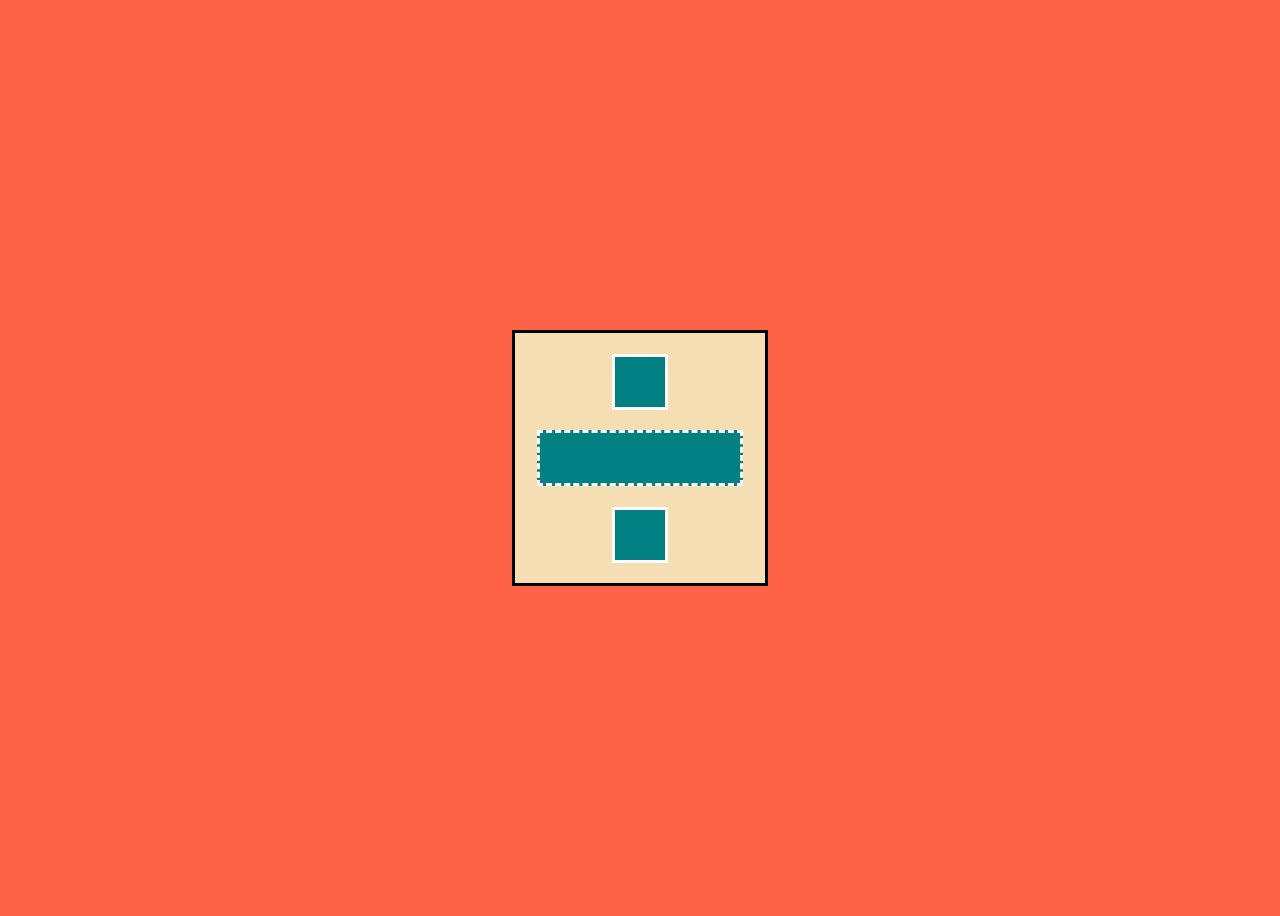
<file: mission2/index.html>
<!DOCTYPE html>
    <html>
    <head>
        <meta charset="utf-8">
        <meta name="viewport" content="width=device-width">
        <link href="styles.css" rel ="stylesheet">
        <title>repl.it</title>
    </head>
    <body>
        <div id = "middle">
            <div class = "small"></div>
            <div id = "unique" class = "small"></div>
            <div class = "small"></div>
        </div>
    </body>
    </html>
</file>
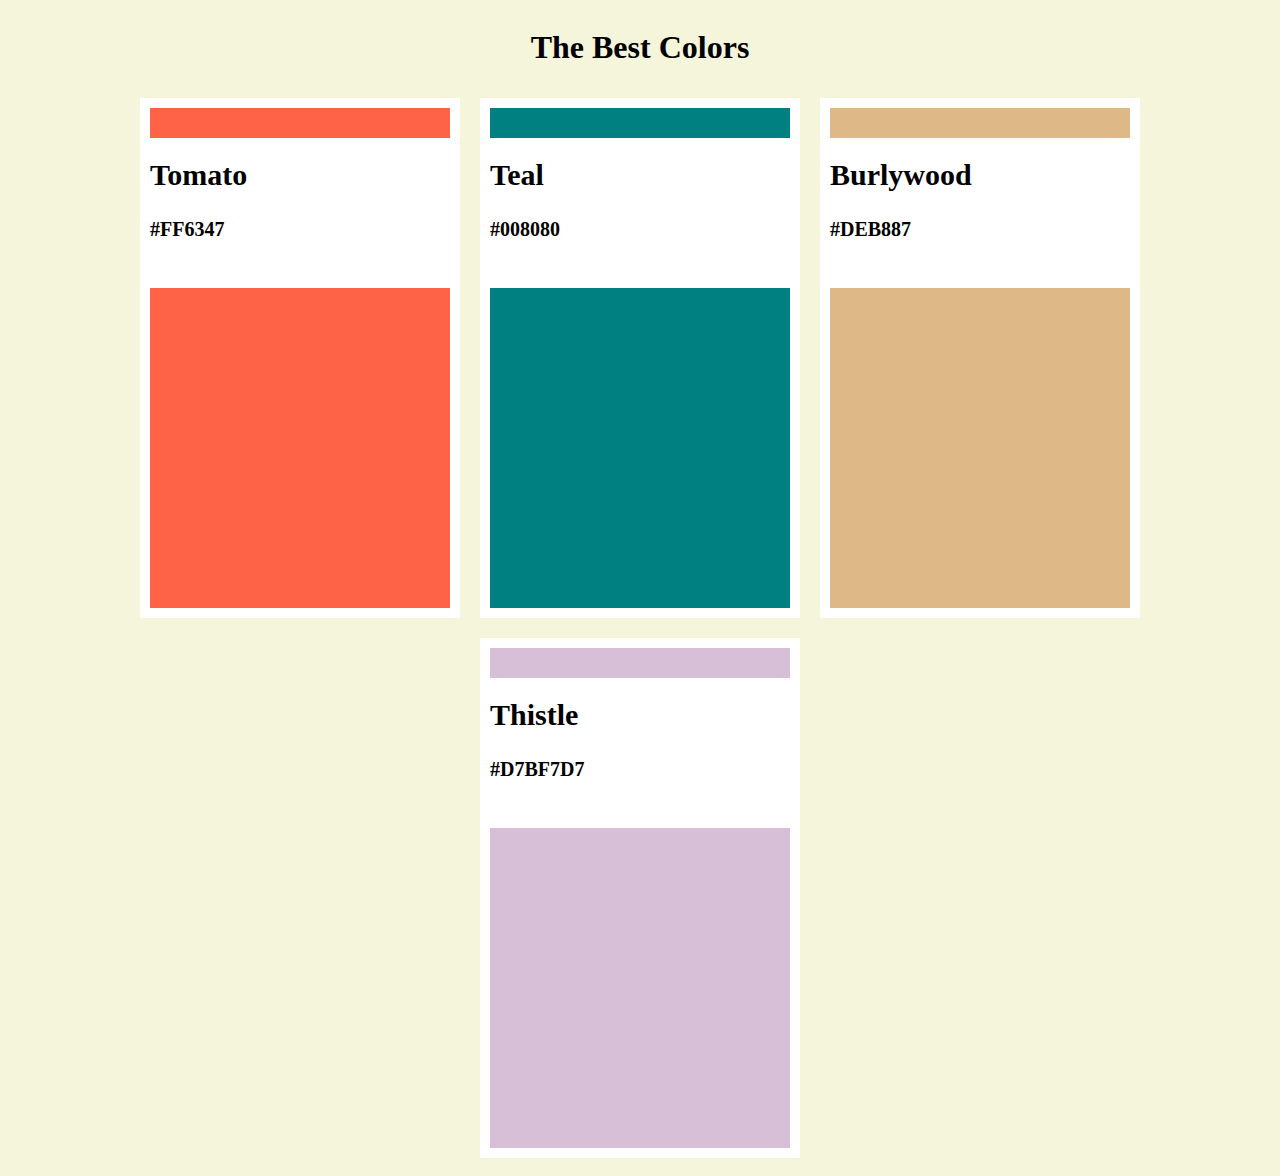
<file: mission3/index.html>
<!DOCTYPE html>
<html>
    <head>
        <meta charset="utf-8">
        <meta name="viewport" content="width=device-width">
        <title>repl.it</title>
        <link href ="styles.css" rel="stylesheet">
    </head>

    <body>
        <h1> The Best Colors</h1>
        <div>
            <div>
                <div>
                    <div>
                        <span>Tomato</span>
                        <span>#FF6347</span>
                    </div>
                </div>
            </div>
            <div>
                <div>
                    <div>
                        <span>Teal</span>
                        <span>#008080</span>
                    </div>
                </div>
            </div>
            <div>
                <div>
                    <div>
                        <span>Burlywood</span>
                        <span>#DEB887</span>
                    </div>
                </div>
            </div>
            <div>
                <div>
                    <div>
                        <span>Thistle</span>
                        <span>#D7BF7D7</span>
                    </div>
                </div>
            </div>
        </div>
    </body>
</html>
</file>
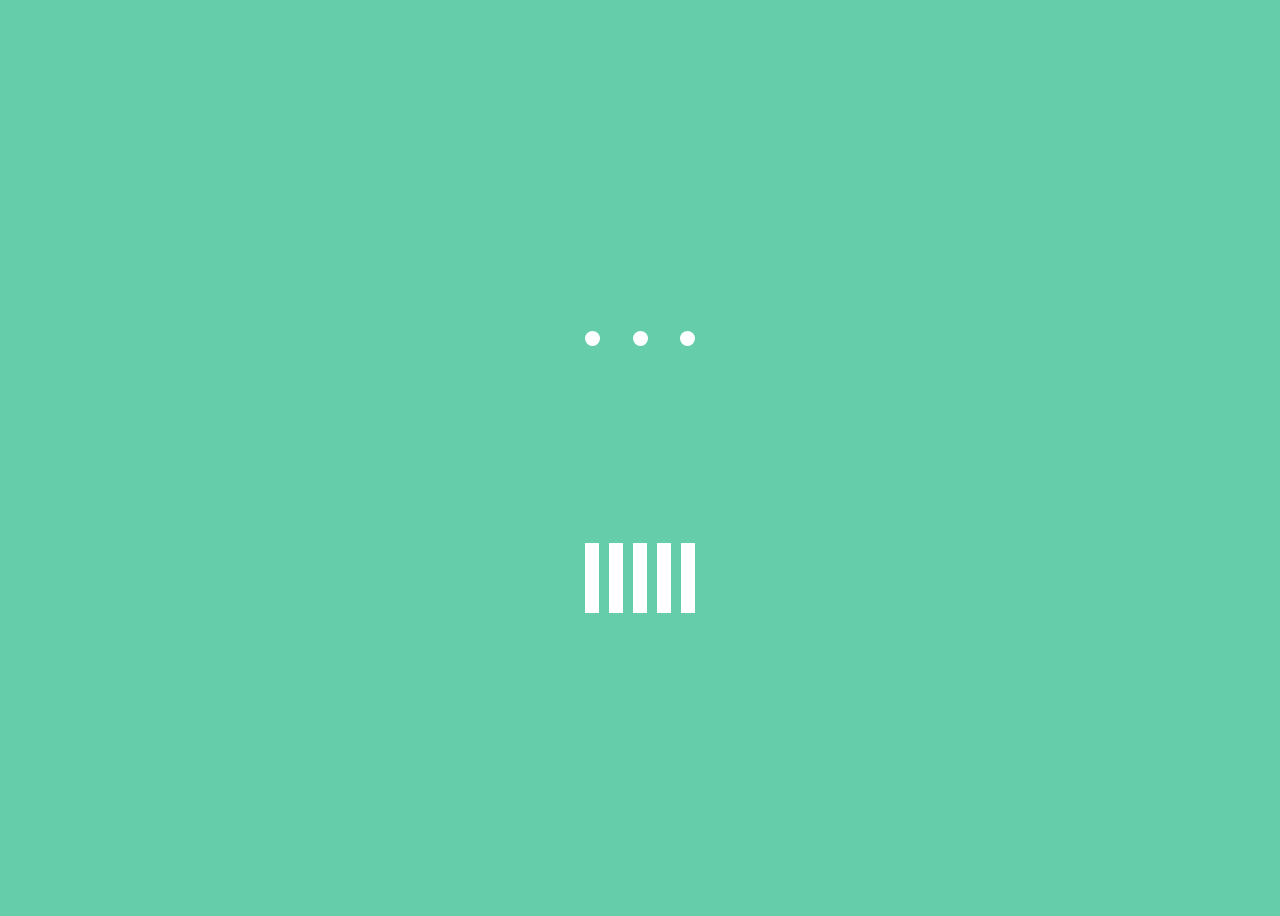
<file: mission4/index.html>
<!DOCTYPE html>
<html>
    <head>
        <meta charset="utf-8">
        <meta name="viewport" content="width=device-width">
        <title>repl.it</title>
        <link href="styles.css" rel = "stylesheet"/>
    </head>
    <body>
        <div id = "ani1">
            <div class = "circle"></div>
            <div class = "circle"></div>
            <div class = "circle"></div>
        </div>
        <div></div>

        <div id = "ani2">
            <div class = "box" id = "b1"></div>
            <div class = "box" id = "b2"></div>
            <div class = "box" id = "b3"></div>
            <div class = "box" id = "b4"></div>
            <div class = "box" id = "b5"></div>
        </div>
    
    </body>
</html>
</file>
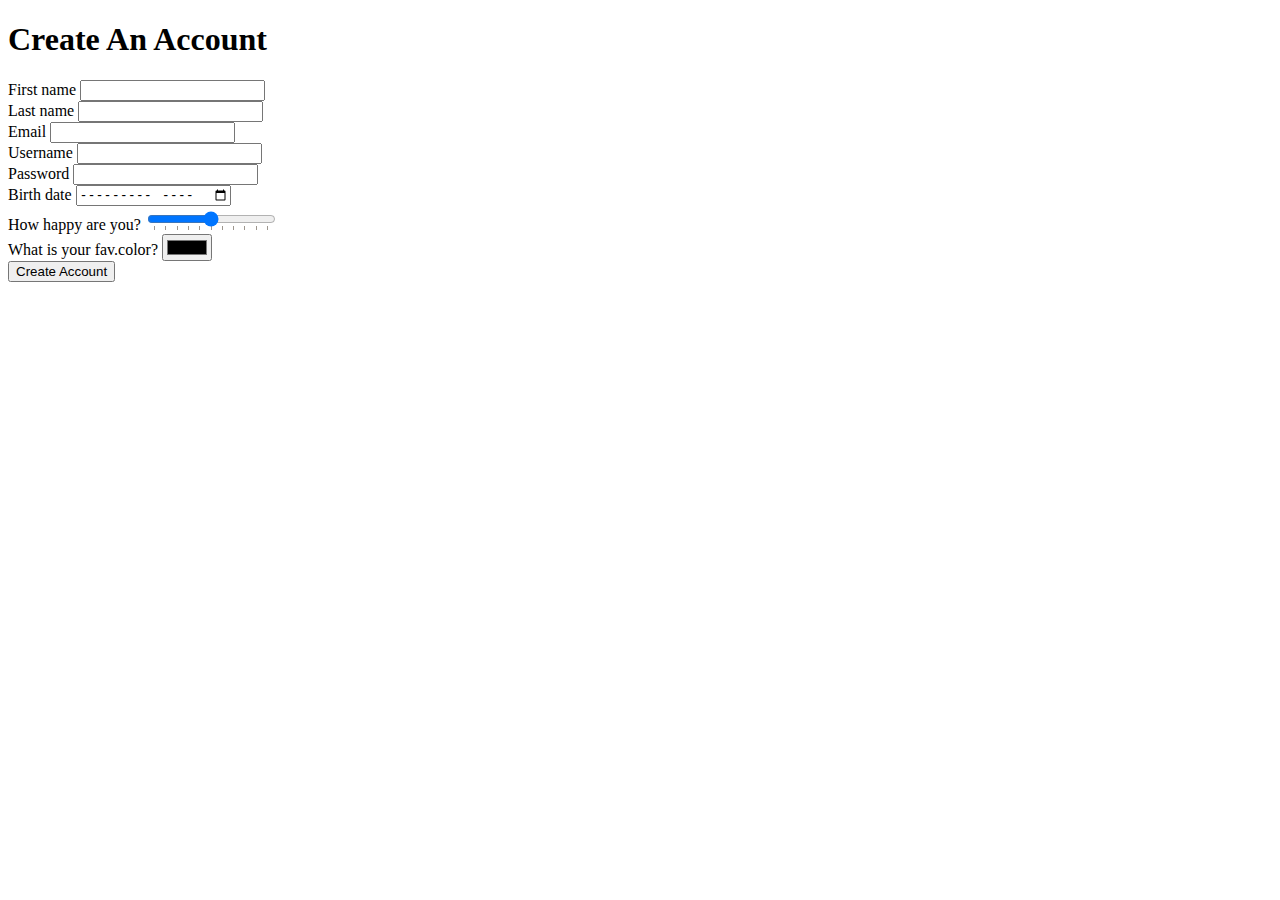
<file: mission1/home.html>
<!DOCTYPE HTML>
<html>
    <head>
        <meta charset = "UTF-8"/>
        <title>4th assignment</title>
    </head>
    <!--
        label의 for와 input의 id를 맞춰주는 이유는 :  체크박스 같은 경우, 박스말고 글씨를 누르기만 해도 체크가 가능해진다. !!글자와 input을 연동시키기 위함!!
        input에는 name도 넣어 줄수 있는데, 그건 추후 js와 연동된다!!!
    -->
    
    <body>
        <h1>Create An Account</h1>

        <form>
            <label for = "First name">First name</label>
            <input type = "text" id = "First name" required>
            <br>
            <label for = "Last name">Last name</label>
            <input type = "text" id = "Last name" required>
            <br>
            <label for = "email">Email</label>
            <input type = "email" id = "email" required>
            <br>
            <label for = "username">Username</label>
            <input type = "text" id = "username" required>
            <br>
            <label for = "passwd">Password</label>
            <input type = "text" id = "passwd" minlength="10" required>
            <br>
            <label for = "birthday">Birth date</label>
            <input type = "month" id = "birthday" required>
            <br>
            <label for = "happy">How happy are you?</label>
            <input type = "range" id = "happy" required max = 100 min = 0 step = 10 list = "ticksmarks">
            <br>
            <datalist id = "ticksmarks">
                <option value = "0"></option>
                <option value = "10"></option>
                <option value = "20"></option>
                <option value = "30"></option>
                <option value = "40"></option>
                <option value = "50"></option>
                <option value = "60"></option>
                <option value = "70"></option>
                <option value = "80"></option>
                <option value = "90"></option>
                <option value = "100"></option>
            </datalist>
            <label for = "passwd">What is your fav.color?</label>
            <input type = "color" id = "passwd"  required>
            <br>
            <input type = "submit" value = "Create Account">
        </form>
    </body>
    
</html>
</file>
<file: mission2/styles.css>
html{
    background-color: tomato;
}
body{
    height: 100vh;
    display: flex;
    justify-content: center;
    align-items: center;
}

#middle{
    display: flex;
    flex-direction: column;
    justify-content: space-evenly;
    align-items: center;
    background-color: wheat;
    height: 250px;
    width: 250px;
    border: 3px solid black;
}

.small{
    background-color: teal;
    height: 50px;
    width: 50px;
    border: 3px solid white;
}

#unique{
    width: 200px;
    border: 3px dashed white;
}
</file>
<file: mission3/styles.css>
body{
    background-color: beige;
    display: flex;
    flex-direction: column;
    align-items:  center;
}
h1{
    font-family:'Times New Roman', Times, serif;
    font-weight:bold;
}
div{
    height: 100%;
    width: 100%;
    background-color: beige;
    display: flex;
    justify-content: center;
    flex-wrap: wrap;
}

div div{
    margin: 10px;
    height: 520px;
    width: 320px;
    background-color: white;
}

div div div{
    margin: 10px;
    height: 500px;
    width: 300px;
    background-color: tomato;
}
div div:nth-child(2) div{     
    background-color: teal;
}
div div:nth-child(3) div{
    background-color: burlywood;
}
div div:nth-child(4) div{
    background-color: thistle;
}


div div:nth-child(n) div div{
    border: 0px;
    margin: 0px;
    position: relative;
    top: 30px;
    height: 150px;
    width: 300px;
    background-color: white;
}
span:first-child{
    font-family:'Times New Roman', Times, serif;
    font-weight:bold;
    font-size: 30px;
    position: absolute;
    top: 20px;
    left: 0px;
}
span:last-child{
    font-family:'Times New Roman', Times, serif;
    font-weight:bold;
    font-size: 20px;
    position: absolute;
    top: 80px;
    left: 0px;
}
</file>
<file: mission4/styles.css>
@keyframes t{
    from{
        transform:rotateZ(0);
    }
    to{
        transform:rotateZ(180deg);
    }
}
@keyframes a{
    0%{
        transform:scaleY(1);
    }
    25%{
        transform:scaleY(1);
    }
    50%{
        transform:scaleY(2);
    }
    75%{
        transform:scaleY(1);
    }
    100%{
        transform:scaleY(1);
    }
}
body{
    height: 100vh;
    display:flex;
    flex-direction: column;
    justify-content: center;
    align-items: center;
    background-color:mediumaquamarine;
}
body div{
    display:flex;
    align-items: center;
    height: 120px;
    width:120px;
}

.circle{
    width:15px;
    height:15px;
    margin: 5px;
    background-color: white;
    border-radius: 50%;
}
.box{
    width:20px;
    height:70px;
    margin: 5px;
    background-color: white;
    
}
#ani1{
    justify-content:space-between;
    animation: t 1s ease-in-out infinite;

}
#b1{
    animation: a 1s ease-in-out infinite;
    animation-delay: 0s;
}
#b2{
    animation: a 1s ease-in-out infinite;
    animation-delay: 0.1s;
}
#b3{
    animation: a 1s ease-in-out infinite;
    animation-delay: 0.2s;
}
#b4{
    animation: a 1s ease-in-out infinite;
    animation-delay: 0.3s;
}
#b5{
    animation: a 1s ease-in-out infinite;
    animation-delay: 0.4s;
}
</file>
